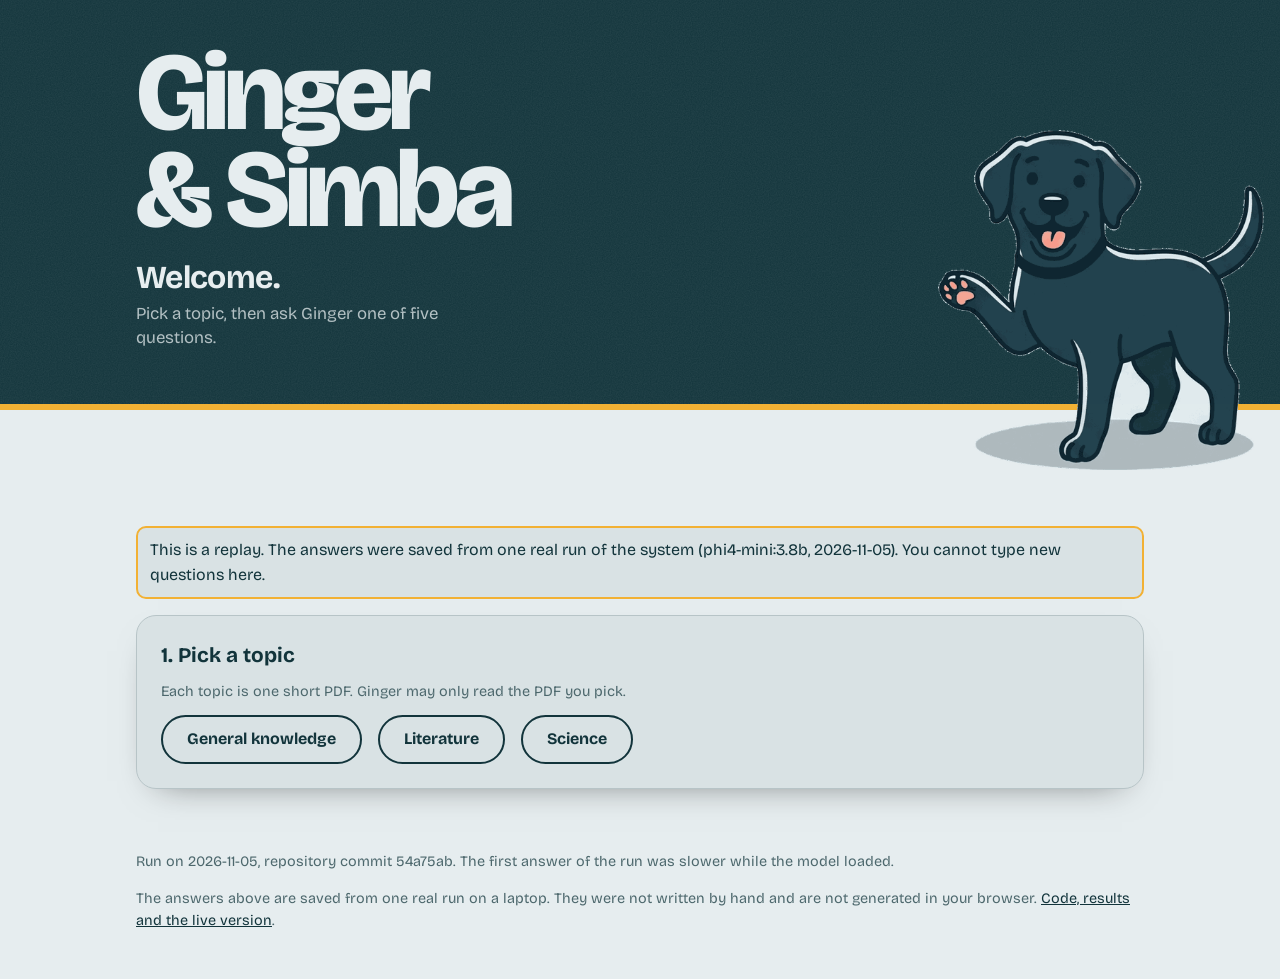
<file: docs/index.html>
<!doctype html>
<html lang="en-GB">
<head>
<meta charset="utf-8">
<meta name="viewport" content="width=device-width, initial-scale=1">
<title>Ginger &amp; Simba: replay</title>
<meta name="description" content="A replay of real answers from a local RAG system with document-level access control. Pick a topic, read the PDF, ask one of five questions.">
<link rel="icon" href="img/ginger_waiting.png">
<link rel="stylesheet" href="app.css">
<style>.problem{margin:24px 0 16px}footer a{color:var(--ink)}.panel{margin-bottom:24px}</style>
</head>
<body>
<header class="hero">
  <div class="wrap hero-grid">
    <div class="hero-copy">
      <h1><span class="ln">Ginger</span><span class="ln">&amp; Simba</span></h1>
      <p id="say" class="say"></p>
      <p id="sub" class="sub"></p>
    </div>
    <div class="hero-dog">
      <img id="mascot" src="img/simba_welcome.png" alt="" width="300" height="320">
    </div>
  </div>
</header>

<main class="wrap">
  <p class="problem" id="notice"></p>

  <section id="topics" class="panel" style="max-width:none">
    <div class="body">
      <h2>1. Pick a topic</h2>
      <p class="hint">Each topic is one short PDF. Ginger may only read the PDF you pick.</p>
      <div id="topic-list" class="row"></div>
    </div>
  </section>

  <div id="app" class="layout" hidden>
    <div class="main-col">
      <section class="ask">
        <h2>2. Ask one of the five questions</h2>
        <ul id="questions" class="files"></ul>
      </section>
      <section id="answer" aria-live="polite"></section>
    </div>
    <aside class="shelf" aria-labelledby="shelf-title">
      <h2 id="shelf-title">The PDF</h2>
      <p id="pdf-blurb" class="hint"></p>
      <a id="pdf-link" class="btn secondary" target="_blank" rel="noopener">Open the PDF</a>
      <p class="hint">Read it first if you like, then check each answer against it. One question per topic is not in the PDF on purpose.</p>
    </aside>
  </div>
</main>

<dialog id="viewer" aria-labelledby="v-title">
  <div class="v-head">
    <h2 id="v-title"></h2>
    <button class="link" id="v-close" type="button">Close</button>
  </div>
  <p id="v-meta" class="hint"></p>
  <p id="v-passage" class="passage"></p>
  <a id="v-pdf" class="btn secondary" target="_blank" rel="noopener"></a>
</dialog>

<footer class="wrap">
  <p id="foot"></p>
  <p>The answers above are saved from one real run on a laptop. They were not written by hand and are not generated in your browser. <a href="https://github.com/Onkar-Gupta/rag-secure-retrieval">Code, results and the live version</a>.</p>
</footer>
<script src="replay-data.js"></script>
<script src="replay.js"></script>
</body>
</html>
</file>
<file: docs/app.css>
@font-face {
  font-family: "Bricolage Grotesque";
  src: url("fonts/bricolage-latin.woff2") format("woff2");
  font-weight: 400 800;
  font-display: swap;
}

/* Two base colours and one accent. Everything else is a tint of these. */
:root {
  --teal: #12343b;
  --mist: #e6edef;
  --gold: #f2b134;
  --bg: var(--mist);
  --ink: var(--teal);
  --panel: color-mix(in srgb, var(--ink) 6%, var(--bg));
  --line: color-mix(in srgb, var(--ink) 22%, var(--bg));
  --muted: color-mix(in srgb, var(--ink) 72%, var(--bg));
  color-scheme: light;
}
@media (prefers-color-scheme: dark) {
  :root { --bg: color-mix(in srgb, var(--teal) 78%, black); --ink: var(--mist); color-scheme: dark; }
}

* { box-sizing: border-box; }
[hidden] { display: none !important; }
body {
  margin: 0;
  background: var(--bg);
  color: var(--ink);
  font: 400 1rem/1.55 "Bricolage Grotesque", system-ui, sans-serif;
}
.wrap { max-width: 1040px; margin-inline: auto; padding-inline: 16px; }

/* The hero: giant type on teal, with Ginger and Simba standing on the gold rule in front of it.
   The pose changes with every state, so the page itself says what is happening. */
::selection { background: var(--gold); color: var(--teal); }
.hero { position: relative; background: var(--teal); color: var(--mist); border-bottom: 6px solid var(--gold); padding: 44px 0 52px; }
.hero::before { content: ""; position: absolute; inset: 0; pointer-events: none; opacity: 0.09;
  background-image: url("data:image/svg+xml;utf8,<svg xmlns='http://www.w3.org/2000/svg' width='180' height='180'><filter id='n'><feTurbulence type='fractalNoise' baseFrequency='0.85' numOctaves='2' stitchTiles='stitch'/><feColorMatrix values='0 0 0 0 1  0 0 0 0 1  0 0 0 0 1  0 0 0 0.9 0'/></filter><rect width='100%' height='100%' filter='url(%23n)'/></svg>"); }
.hero-grid { display: block; }
.hero-copy { max-width: 30rem; }
h1 { margin: 0; font-size: clamp(3.3rem, 10.5vw, 6.9rem); line-height: 0.88; font-weight: 800; letter-spacing: -0.045em; }
h1 .ln { display: block; }
.say { margin: 22px 0 6px; font-size: clamp(1.4rem, 3.4vw, 2rem); line-height: 1.1; font-weight: 700; letter-spacing: -0.02em; }
.sub { margin: 0; min-height: 3em; max-width: 34ch; font-size: 1.05rem; line-height: 1.45; color: color-mix(in srgb, var(--mist) 74%, var(--teal)); }
.hero-dog { position: absolute; z-index: 3; right: 16px; bottom: -66px; pointer-events: none; }
.hero-dog img { display: block; height: clamp(210px, 30vw, 340px); width: auto; transform-origin: 50% 100%; }
main { padding-top: 92px; padding-bottom: 8px; }
@media (max-width: 700px) {
  .hero { padding: 32px 0 176px; }
  .hero-dog { right: 8px; bottom: -46px; }
  .hero-dog img { height: 200px; }
  main { padding-top: 96px; }
}
h2 { margin: 0 0 8px; font-size: 1.3rem; font-weight: 700; }
label { display: block; font-weight: 600; margin-bottom: 6px; }
.hint { color: var(--muted); font-size: 0.9rem; margin: 6px 0; }
footer { padding-top: 16px; padding-bottom: 32px; color: var(--muted); font-size: 0.9rem; }

.layout { display: grid; gap: 24px; grid-template-columns: 1fr; }
@media (min-width: 880px) { .layout { grid-template-columns: minmax(0, 1fr) 290px; align-items: start; } }

.panel, .shelf { background: var(--panel); border: 1px solid var(--line); border-radius: 20px; padding: 24px; }
.panel { max-width: 560px; box-shadow: 0 14px 34px -22px rgb(0 0 0 / 0.55); }
.shelf { margin-top: 0; }

.ask { margin: 22px 0; }
textarea, input[type="password"] {
  width: 100%; font: inherit; color: var(--ink); background: var(--bg);
  border: 2px solid var(--line); border-radius: 14px; padding: 12px 14px;
}
textarea { resize: vertical; min-height: 5.5rem; }
.row { display: flex; flex-wrap: wrap; align-items: center; gap: 16px; margin-top: 12px; }
.check { display: flex; align-items: center; gap: 8px; margin: 0; font-weight: 400; }

:focus-visible { outline: 3px solid var(--gold); outline-offset: 2px; }
textarea:focus-visible, input:focus-visible { border-color: var(--ink); }

.btn { display: inline-flex; align-items: center; font: inherit; font-weight: 700; padding: 10px 12px 10px 24px; border-radius: 999px; border: 2px solid transparent; cursor: pointer; }
.btn.secondary { padding-right: 24px; }
.btn.primary::after { content: ""; flex: none; width: 30px; height: 30px; margin-left: 14px; border-radius: 50%; background: var(--teal) url("data:image/svg+xml;utf8,<svg xmlns='http://www.w3.org/2000/svg' viewBox='0 0 24 24' fill='none' stroke='%23f2b134' stroke-width='2.6' stroke-linecap='round' stroke-linejoin='round'><path d='M5 12h14M13 6l6 6-6 6'/></svg>") center / 15px no-repeat; transition: transform 0.2s ease; }
.btn.primary:hover:not(:disabled)::after { transform: translateX(3px); }
.btn.primary { background: var(--gold); color: var(--teal); }
.btn.secondary { background: transparent; color: var(--ink); border-color: var(--ink); }
.btn:hover:not(:disabled) { filter: brightness(0.96); }
.btn:active:not(:disabled) { transform: translateY(1px); }
.btn:disabled { opacity: 0.55; cursor: progress; }
.chip { font: inherit; font-size: 0.85rem; padding: 2px 12px; border-radius: 999px; border: 1px solid var(--ink); background: transparent; color: var(--ink); cursor: pointer; }
.link { font: inherit; background: none; border: 0; color: var(--ink); text-decoration: underline; cursor: pointer; padding: 4px 0; }
#start-key .btn { margin-top: 12px; }

/* An answer is an index card. The gold bar means it is backed by a source. A locked reply has none. */
.card { background: var(--panel); border: 1px solid var(--line); border-left: 8px solid var(--gold); border-radius: 12px; padding: 18px 20px; }
.card.locked { border-left-width: 1px; border-style: dashed; border-color: var(--ink); }
.card p { margin: 0; font-size: 1.15rem; max-width: 62ch; }
.tag { font: inherit; font-size: 0.82rem; line-height: 1.5; border: 0; cursor: pointer; display: inline-block; background: var(--gold); color: var(--teal); font-size: 0.82rem; font-weight: 700; padding: 0 8px; border-radius: 6px; margin: 0 2px; white-space: nowrap; }
.sources { margin: 14px 0 0; padding: 12px 0 0; border-top: 1px solid var(--line); list-style: none; font-size: 0.9rem; color: var(--muted); }
.sources li + li { margin-top: 4px; }
.sources .link { font-size: inherit; padding: 0; }
.tag:hover { filter: brightness(0.94); }
details { margin-top: 12px; font-size: 0.9rem; }
summary { cursor: pointer; font-weight: 600; }
.found { margin: 8px 0 0; padding: 0; list-style: none; }
.found li { padding: 8px 0; border-top: 1px solid var(--line); color: var(--muted); }
.found strong { color: var(--ink); }
.problem { color: var(--ink); background: var(--panel); border: 2px solid var(--gold); border-radius: 10px; padding: 10px 12px; margin: 12px 0 0; }

.files { list-style: none; padding: 0; margin: 12px 0 0; }
.files li { padding: 8px 0; border-top: 1px solid var(--line); overflow-wrap: anywhere; }
.files small { display: block; color: var(--muted); }
.progress { height: 4px; margin: 12px 0 0; border-radius: 2px; background: var(--line); overflow: hidden; }
.progress i { display: block; height: 100%; width: 40%; border-radius: 2px; background: var(--gold); }

/* Loading: a placeholder card while Ginger searches. */
.card.loading { border-left-color: var(--line); }
.bar { height: 14px; border-radius: 7px; background: var(--line); margin: 10px 0; }
.bar:nth-child(2) { width: 82%; }
.bar:nth-child(3) { width: 56%; }
.wait { margin: 14px 0 0; font-size: 0.9rem; color: var(--muted); }

dialog { border: 0; padding: 22px; width: min(680px, 94vw); max-height: 90vh; border-radius: 16px; background: var(--bg); color: var(--ink); box-shadow: 0 24px 60px -20px rgb(0 0 0 / 0.6); }
dialog::backdrop { background: color-mix(in srgb, var(--teal) 62%, transparent); }
.v-head { display: flex; justify-content: space-between; align-items: baseline; gap: 16px; }
.v-head h2 { margin: 0; overflow-wrap: anywhere; }
.passage { margin: 12px 0; max-height: 40vh; overflow: auto; font-size: 1.05rem; line-height: 1.65; color: var(--muted); }
.passage .chunk { background: color-mix(in srgb, var(--gold) 28%, transparent); border-radius: 4px; padding: 1px 2px; color: var(--ink); }
.passage mark { background: var(--gold); color: var(--teal); font-weight: 600; padding: 1px 3px; border-radius: 4px; }
#v-pdf { margin-top: 12px; }
#v-frame { display: block; width: 100%; height: 55vh; margin-top: 12px; border: 1px solid var(--line); border-radius: 8px; background: var(--mist); }

@media (prefers-reduced-motion: no-preference) {
  dialog[open] { animation: rise 0.25s ease both; }
  dialog[open] .passage mark { animation: glow 1.4s 0.25s ease 1 both; }
  .card:not(.loading):not(.locked) { animation: answerPop 0.5s cubic-bezier(0.2, 0.9, 0.3, 1.25) both; }
  .hero.hop .hero-dog img { animation: hop 0.55s ease 1; }
  /* Subtle motion only: a slow idle float, a nod while working, and small entrances for what the person just caused. */
  .hero-dog img { transition: opacity 0.14s ease; animation: float 5s ease-in-out infinite; }
  .hero-dog img.swap { opacity: 0; }
  .hero.busy .hero-dog img { animation: nod 1.1s ease-in-out infinite; }
  .hero-dog { translate: calc(var(--mx, 0) * 12px) calc(var(--my, 0) * 6px); transition: translate 0.25s ease-out; }
  .hero h1 { translate: calc(var(--mx, 0) * -5px) 0; transition: translate 0.3s ease-out; }
  /* Entrance: the type rises in line by line, then the caption, then the dog steps up onto the rule. */
  .pre .ln, .pre .say, .pre .sub { opacity: 0; transform: translateY(26px); filter: blur(10px); }
  .pre .hero-dog { opacity: 0; translate: 0 40px; }
  .ln, .say, .sub { transition: opacity 0.9s cubic-bezier(0.16, 1, 0.3, 1), transform 0.9s cubic-bezier(0.16, 1, 0.3, 1), filter 0.9s cubic-bezier(0.16, 1, 0.3, 1); }
  .ln:nth-child(2) { transition-delay: 0.12s; }
  .say { transition-delay: 0.3s; }
  .sub { transition-delay: 0.42s; }
  .hero-dog { transition: opacity 0.9s 0.25s cubic-bezier(0.16, 1, 0.3, 1), translate 0.9s 0.25s cubic-bezier(0.16, 1, 0.3, 1); }
  .fade { animation: fade 0.3s ease both; }
  .panel { animation: rise 0.35s ease both; }
  .card { animation: rise 0.35s ease both; }
  .tag { animation: pop 0.3s 0.15s ease both; }
  .files li { animation: fade 0.35s ease both; }
  .btn { transition: filter 0.15s ease, transform 0.1s ease; }
  .btn.primary:disabled { animation: breathe 1.2s ease-in-out infinite; }
  .progress i { animation: slide 1.1s ease-in-out infinite; }
  .bar { background: linear-gradient(90deg, var(--line) 25%, var(--panel) 50%, var(--line) 75%); background-size: 200% 100%; animation: shimmer 1.4s linear infinite; }
}
@keyframes shimmer { to { background-position: -200% 0; } }
@keyframes float { 50% { transform: translateY(-3px); } }
@keyframes nod { 0%, 100% { transform: rotate(0); } 50% { transform: rotate(-1.6deg) translateY(1px); } }
@keyframes fade { from { opacity: 0; transform: translateY(3px); } }
@keyframes rise { from { opacity: 0; transform: translateY(8px); } }
@keyframes pop { from { opacity: 0; transform: scale(0.85); } }
@keyframes breathe { 50% { opacity: 0.8; } }
@keyframes slide { from { transform: translateX(-100%); } to { transform: translateX(250%); } }
@keyframes answerPop { 0% { opacity: 0; transform: translateY(14px) scale(0.93); } 100% { opacity: 1; transform: none; } }
@keyframes hop { 0%, 100% { transform: translateY(0); } 35% { transform: translateY(-14px); } 65% { transform: translateY(0); } 80% { transform: translateY(-4px); } }
@keyframes glow { from { box-shadow: 0 0 0 0 color-mix(in srgb, var(--gold) 70%, transparent); } 60% { box-shadow: 0 0 0 10px transparent; } }

/* The loading screen: both dogs on a mist card over teal, a real progress bar, then they wave and it opens. */
.splash { position: fixed; inset: 0; z-index: 50; display: grid; place-items: center; padding: 16px; background: var(--teal); transition: opacity 0.6s ease, visibility 0.6s; }
.splash.done { opacity: 0; visibility: hidden; pointer-events: none; }
.splash-card { width: min(560px, 100%); padding: 22px 24px 20px; border-radius: 20px; background: var(--mist); color: var(--teal); text-align: center; box-shadow: 0 30px 70px -30px rgb(0 0 0 / 0.7); border-bottom: 6px solid var(--gold); }
.splash-title { margin: 0; font-size: clamp(1.9rem, 6vw, 2.6rem); font-weight: 800; letter-spacing: -0.03em; line-height: 1.1; }
.pair { position: relative; display: flex; justify-content: center; align-items: flex-end; gap: 8px; margin: 36px 0 10px; }
.pair img { height: 190px; width: auto; max-width: 48%; object-fit: contain; }
.loadbar { height: 8px; border-radius: 4px; background: color-mix(in srgb, var(--teal) 16%, var(--mist)); overflow: hidden; }
.loadbar i { display: block; height: 100%; width: 0; border-radius: 4px; background: var(--gold); }
.sp-text { margin: 12px 0 0; font-weight: 600; font-size: 1.05rem; }
@media (max-width: 480px) { .pair img { height: 130px; } }

/* The high five: Ginger turns to face Simba, they step together, and a spark pops where the paws meet. */
.splash.ready .sp-ginger { scale: -1 1; translate: 22px 0; }
.splash.ready .sp-simba { translate: -22px -23px; }
.spark { position: absolute; left: 50%; top: 62px; width: 70px; height: 70px; margin: -35px 0 0 -35px; border-radius: 50%; border: 5px solid var(--gold); opacity: 0; pointer-events: none; }
.spark::before { content: ""; position: absolute; inset: 50%; width: 8px; height: 8px; margin: -4px; border-radius: 50%; background: var(--gold);
  box-shadow: 0 -44px 0 var(--gold), 0 44px 0 var(--gold), 44px 0 0 var(--gold), -44px 0 0 var(--gold), 31px 31px 0 var(--gold), -31px 31px 0 var(--gold), 31px -31px 0 var(--gold), -31px -31px 0 var(--gold); }
.splash.clap .spark { opacity: 1; }

@media (prefers-reduced-motion: no-preference) {
  .splash-card { animation: rise 0.45s ease both; }
  .sp-ginger { animation: sniff 1.2s ease-in-out infinite; transform-origin: 50% 100%; }
  .sp-simba { animation: bob 1.6s ease-in-out infinite; transform-origin: 50% 100%; }
  .sp-ginger, .sp-simba { transition: translate 0.38s cubic-bezier(0.3, 0.8, 0.3, 1); }
  .splash.ready .sp-ginger, .splash.ready .sp-simba { animation: none; }
  .splash.clap .sp-ginger, .splash.clap .sp-simba { animation: smack 0.45s ease; }
  .splash.clap .spark { animation: burst 0.6s ease-out both; }
  .splash.done .splash-card { transform: translateY(-12px) scale(0.98); transition: transform 0.6s ease; }
}
@keyframes sniff { 0%, 100% { transform: translateX(0) rotate(0); } 50% { transform: translateX(6px) rotate(1.5deg); } }
@keyframes bob { 50% { transform: translateY(-6px); } }
@keyframes smack { 0%, 100% { transform: translateY(0); } 30% { transform: translateY(-10px); } 60% { transform: translateY(2px); } }
@keyframes burst { from { opacity: 1; transform: scale(0.2); } to { opacity: 0; transform: scale(1.9); } }
</file>
